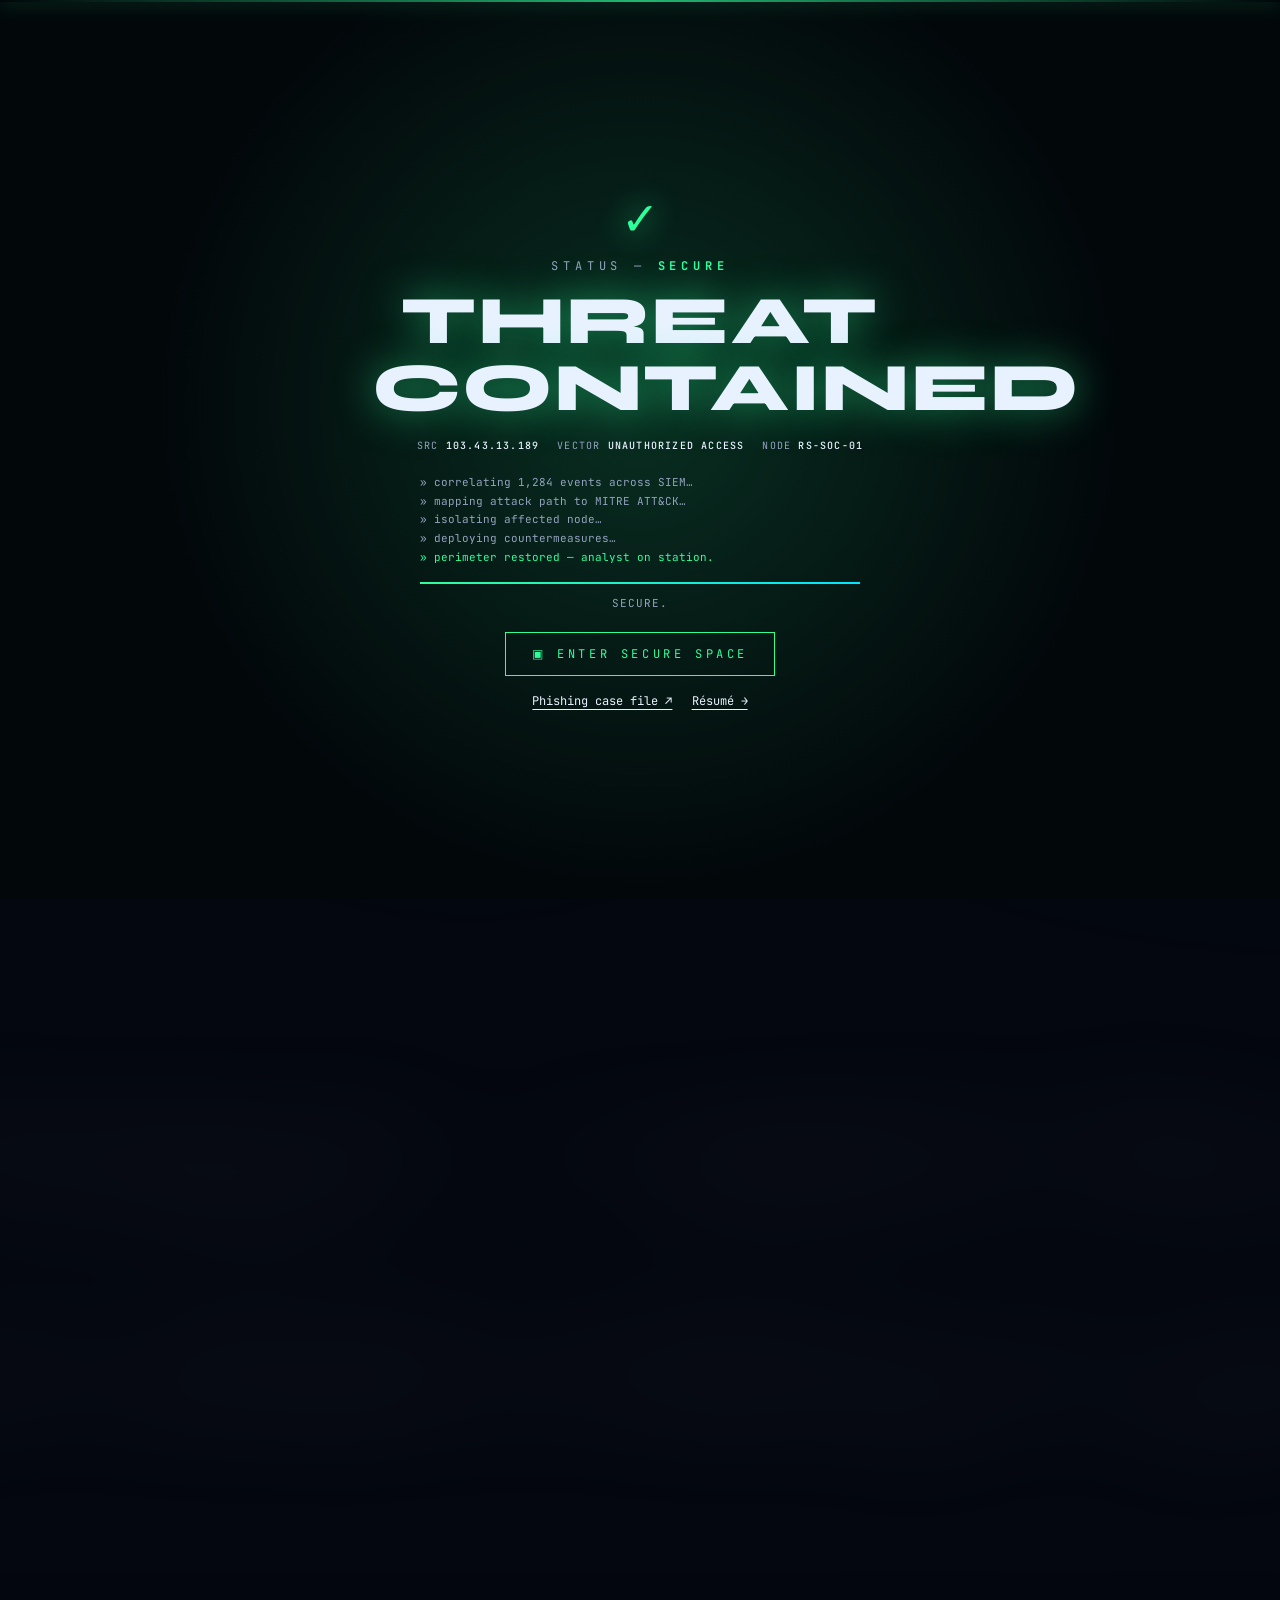
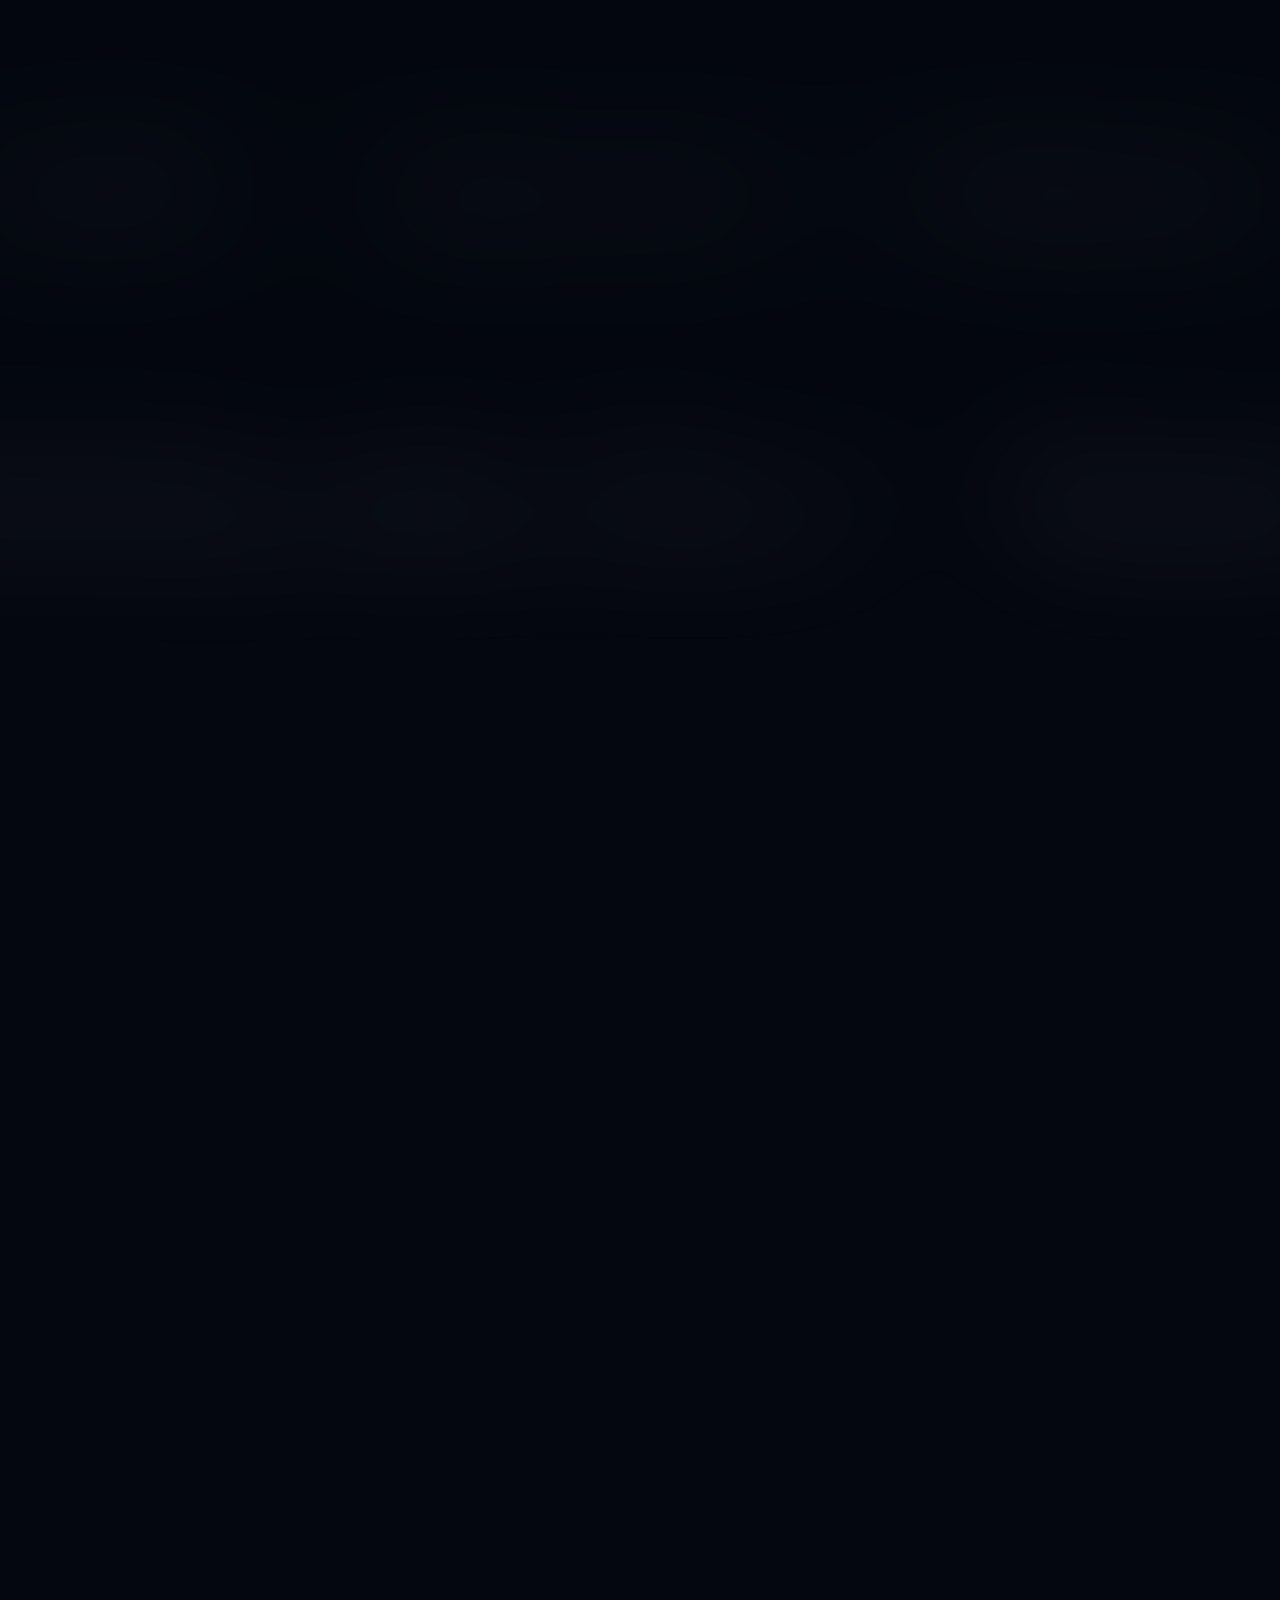
<file: index.html>
<!DOCTYPE html>
<html lang="en">
<head>
<meta charset="UTF-8"/>
<meta name="viewport" content="width=device-width,initial-scale=1.0"/>
<title>Ranvir Singh — SOC Analyst // 3D Portfolio</title>
<meta name="description" content="Ranvir Singh — Cybersecurity & SOC Analyst. CompTIA Security+. Mississauga, ON. A fully 3D interactive portfolio."/>
<link rel="preconnect" href="https://fonts.googleapis.com"/>
<link rel="preconnect" href="https://fonts.gstatic.com" crossorigin/>
<link href="https://fonts.googleapis.com/css2?family=Syne:wght@600;700;800&family=Space+Grotesk:wght@400;500;600&family=JetBrains+Mono:wght@400;500;700&display=swap" rel="stylesheet"/>
<link rel="stylesheet" href="style.css?v=6"/>
</head>
<body>
<noscript><meta http-equiv="refresh" content="0;url=overview.html"></noscript>

<!-- ============ LOADER ============ -->
<div id="loader">
  <!-- phase 1: critical breach alert -->
  <div class="breach" id="breach">
    <div class="breach-scan"></div>
    <div class="breach-core">
      <div class="breach-siren" id="breachSiren">▲</div>
      <div class="breach-level">THREAT LEVEL — <span>CRITICAL</span></div>
      <h1 class="breach-title" id="breachTitle"><span>BREACH</span><span>DETECTED</span></h1>
      <div class="breach-meta">
        <span>SRC <b id="bSrc">185.220.101.44</b></span>
        <span>VECTOR <b>UNAUTHORIZED ACCESS</b></span>
        <span>NODE <b>RS-SOC-01</b></span>
      </div>
      <div class="breach-log" id="breachLog"></div>
      <div class="loader-bar"><div class="loader-fill" id="loaderFill"></div></div>
      <div class="loader-status" id="loaderStatus">initializing containment…</div>
      <button class="breach-btn" id="breachBtn">▣ INITIATE CONTAINMENT</button>
      <nav class="quick-links" aria-label="Portfolio shortcuts"><a href="https://github.com/RanvirSinghSaini/job-scam-alert-apk-analysis#case-timeline">Phishing case file ↗</a><a href="overview.html#resume">Résumé →</a></nav>
    </div>
  </div>
</div>

<!-- ============ 3D WORLD ============ -->
<canvas id="world"></canvas>

<!-- ============ HUD FRAME ============ -->
<div class="hud">
  <span class="hud-corner tl"></span><span class="hud-corner tr"></span>
  <span class="hud-corner bl"></span><span class="hud-corner br"></span>
  <div class="hud-top">
    <span class="hud-id">RANVIR&nbsp;SINGH</span>
    <span class="hud-sep">//</span>
    <span class="hud-role">SOC&nbsp;ANALYST</span>
    <span class="hud-status" id="hudThreat"><i></i>LINK&nbsp;SECURE</span>
    <button class="hud-snd" id="sndBtn" aria-label="Toggle ambient sound">SND&nbsp;OFF</button>
    <button id="motBtn" aria-label="Toggle motion" style="display:none"></button>
  </div>
  <div class="hud-bottom">
    <span id="hudCoord">CAM 0.000 / 0.000 / 0.000</span>
    <span id="hudScore">THREATS NEUTRALIZED — 0</span>
    <span id="hudSection">SECTOR 01 — ENTRY</span>
  </div>
</div>

<!-- ============ NAV RAIL ============ -->
<nav class="rail" id="rail" aria-label="Sections">
  <button data-stop="0" class="active"><span>Entry</span></button>
  <button data-stop="1"><span>Operator</span></button>
  <button data-stop="2"><span>Threat&nbsp;Grid</span></button>
  <button data-stop="3"><span>Skills</span></button>
  <button data-stop="4"><span>Experience</span></button>
  <button data-stop="5"><span>Operations</span></button>
  <button data-stop="6"><span>Clearance</span></button>
  <button data-stop="7"><span>Uplink</span></button>
</nav>

<div class="scroll-hint" id="scrollHint"><span>SCROLL TO FLY</span><i></i></div>

<!-- ============ OVERLAYS ============ -->
<main id="overlays">

  <section class="ovl" data-stop="0" id="ovl-hero">
    <div class="fly-layer" id="heroFly">
    <p class="eyebrow">// MISSISSAUGA · ON · CANADA</p>
    <h1 class="hero-name"><span>RANVIR</span><span class="accent">SINGH</span></h1>
    <p class="hero-sub">Cybersecurity &amp; SOC Analyst — I watch the wire, triage the noise,<br class="bk"/> and hunt what's hiding in your logs.</p>
    <div class="hero-tags">
      <span>CompTIA Security+</span><span>SIEM · Splunk / QRadar</span><span>Incident Response</span>
    </div>
    <nav class="quick-links clickable" aria-label="Portfolio shortcuts"><a href="https://github.com/RanvirSinghSaini/job-scam-alert-apk-analysis#case-timeline">Phishing case file ↗</a><a href="overview.html#resume">Résumé →</a></nav>
    </div>
  </section>

  <section class="ovl ovl-left" data-stop="1" id="ovl-about">
    <p class="eyebrow">// SECTOR 02 — OPERATOR FILE</p>
    <h2>The analyst<br/>behind the glass.</h2>
    <p class="body">Junior SOC Analyst with a Postgraduate Certificate in Cybersecurity from Sault College — 4.0 GPA, President's Excellence Award. I build the things I monitor: detection rules, triage tooling, and a home lab that gets attacked on purpose.</p>
    <div class="stat-row">
      <div class="stat"><b>4.0</b><i>GPA · Sault College</i></div>
      <div class="stat"><b>SEC+</b><i>CompTIA certified</i></div>
      <div class="stat"><b>10</b><i>projects on the roadmap</i></div>
    </div>
  </section>

  <section class="ovl ovl-right" data-stop="2" id="ovl-threat">
    <p class="eyebrow">// SECTOR 03 — THREAT GRID</p>
    <h2>Global noise,<br/>local signal.</h2>
    <p class="body">Attack traffic is resolving into a Toronto SOC node. Drag the globe to scan — then <b>click the red packets to neutralize them</b> before they reach the perimeter.</p>
    <p class="mono-note" id="threatFeed">[ feed ] awaiting telemetry…</p>
  </section>

  <section class="ovl" data-stop="3" id="ovl-skills">
    <p class="eyebrow">// SECTOR 04 — CAPABILITY RING</p>
    <h2 class="center">You are now inside the skill ring.</h2>
    <p class="body center" id="skillsHint">Keep scrolling — the ring will deal each capability to you as a card. Click any card for the full readout.</p>
    <div class="skill-dots" id="skillDots"></div>
  </section>

  <section class="ovl ovl-left" data-stop="4" id="ovl-xp">
    <p class="eyebrow">// SECTOR 05 — FIELD LOG</p>
    <h2>Hours on<br/>the wire.</h2>
    <ul class="cred-list xp-list">
      <li><b>IT Support Technician Intern — Trios College Business, Technology &amp; Healthcare</b><i>May 2025 – Aug 2025 · Brampton, ON</i>
        <p>Resolved 15+ access and system issues weekly over chat and call at a 99% satisfaction rating. Handled IAM tickets — MFA failures, lockouts, login issues — in Microsoft Entra ID and Active Directory, closing 95% within SLA. Reviewed Windows Event Logs and endpoint issues, escalating 100% of critical security incidents, with every ticket documented in Jira Service Management.</p></li>
      <li><b>Independent SOC Lab — Ongoing</b><i>2025 – present · Mississauga, ON</i>
        <p>Designing a Windows telemetry lab with Splunk, documented detection scenarios, and a validation checklist.</p></li>
    </ul>
    <p class="mono-note" id="xpStats">[ queue ] live tickets are orbiting the helix — click one to resolve it. RESOLVED 0 · SLA 100%</p>
  </section>

  <section class="ovl" data-stop="5" id="ovl-projects">
    <p class="eyebrow center">// SECTOR 06 — LAB ROADMAP</p>
    <h2 class="center">Selected SOC projects.</h2>
    <p class="body center">Click a monolith to open its case file.</p>
  </section>

  <section class="ovl ovl-left" data-stop="6" id="ovl-certs">
    <p class="eyebrow">// SECTOR 07 — CLEARANCE</p>
    <h2>Credentials,<br/>field-tested.</h2>
    <ul class="cred-list">
      <li><b>CompTIA Security+</b><i>Threats, architecture, operations, governance</i></li>
      <li><b>PG Cert. Cybersecurity — Sault College of Applied Arts and Technology</b><i>Jan 2024 – Aug 2025 · 4.0/4.0 GPA · President's Excellence Award</i></li>
      <li><b>Bachelor of Computer Applications — Punjabi University Patiala</b><i>May 2019 – May 2022</i></li>
      <li><b>Home SOC Lab</b><i>Kali ↔ Windows targets ↔ Splunk, attacked weekly</i></li>
    </ul>
  </section>

  <section class="ovl" data-stop="7" id="ovl-contact">
    <div class="uplink-wrap">
    <p class="eyebrow center">// SECTOR 08 — UPLINK</p>
    <h2 class="center">Open a channel.</h2>
    <div class="incident" id="incident">
      <div class="inc-head">// INCIDENT REPORT — <span id="incId">VISIT-0000</span><span class="inc-status" id="incStatus">ACTIVE</span></div>
      <div class="inc-grid">
        <div>SECTORS TRAVERSED<b id="incSect">1/8</b></div>
        <div>THREATS NEUTRALIZED<b id="incKills">0</b></div>
        <div>CAPABILITIES REVIEWED<b id="incSkills">0/14</b></div>
        <div>TIME ON THE WIRE<b id="incTime">0:00</b></div>
      </div>
      <button id="closeBtn">▣ CLOSE INCIDENT</button>
      <div class="inc-cta" id="incCta">
        <p>Your incident is sealed — but the real ones never stop.</p>
        <b>Bring me in to triage and close your company's threats.</b>
      </div>
    </div>
    <div class="term" id="term">
      <div class="term-head"><span></span><span></span><span></span><b>ranvir@soc:~</b></div>
      <div class="term-body" id="termBody"></div>
      <div class="term-input"><span class="prompt">$</span><input id="termInput" type="text" autocomplete="off" spellcheck="false" placeholder="type 'help'"/></div>
    </div>
    <div class="contact-row">
      <a class="contact-card" href="https://github.com/RanvirSinghSaini" target="_blank" rel="noopener">
        <span class="cc-ico">⌥</span><span class="cc-label">GITHUB</span><span class="cc-sub">/RanvirSinghSaini</span><i class="cc-arrow">↗</i></a>
      <a class="contact-card" href="https://www.linkedin.com/in/ranvir-singh-saini" target="_blank" rel="noopener">
        <span class="cc-ico">in</span><span class="cc-label">LINKEDIN</span><span class="cc-sub">connect</span><i class="cc-arrow">↗</i></a>
      <a class="contact-card" href="mailto:ranvirsingh0064@gmail.com">
        <span class="cc-ico">@</span><span class="cc-label">EMAIL</span><span class="cc-sub">say hello</span><i class="cc-arrow">↗</i></a>
    </div>
    </div>
  </section>

</main>

<!-- closure stamp -->
<div id="stamp"><span>INCIDENT CLOSED</span><i>NO FURTHER ACTION REQUIRED · CASE FILE SEALED</i></div>

<!-- ============ PROJECT MODAL ============ -->
<div class="modal" id="modal" aria-hidden="true">
  <div class="modal-card">
    <button class="modal-x" id="modalX" aria-label="Close">✕</button>
    <p class="eyebrow" id="mTag">// CASE FILE</p>
    <h3 id="mTitle">Project</h3>
    <p class="body" id="mDesc"></p>
    <div class="m-stack" id="mStack"></div>
    <a class="m-link" id="statusLink" href="projects-underway.html">VIEW BUILD STATUS →</a>
    <a class="m-link" id="mLink" href="#" target="_blank" rel="noopener">OPEN REPOSITORY ↗</a>
  </div>
</div>

<div id="toast"><b id="toastTitle">ACHIEVEMENT</b><span id="toastBody"></span></div>

<!-- scroll length driver -->
<div id="track"></div>

<!-- 3D engine: local lib/ first (works offline), CDN fallback if missing -->
<script src="lib/three.min.js"></script>
<script>window.THREE||document.write('<script src="https://cdnjs.cloudflare.com/ajax/libs/three.js/r128/three.min.js"><\/script>')</script>
<script src="lib/CopyShader.js"></script>
<script>(window.THREE&&THREE.CopyShader)||document.write('<script src="https://cdn.jsdelivr.net/npm/three@0.128.0/examples/js/shaders/CopyShader.js"><\/script>')</script>
<script src="lib/LuminosityHighPassShader.js"></script>
<script>(window.THREE&&THREE.LuminosityHighPassShader)||document.write('<script src="https://cdn.jsdelivr.net/npm/three@0.128.0/examples/js/shaders/LuminosityHighPassShader.js"><\/script>')</script>
<script src="lib/EffectComposer.js"></script>
<script>(window.THREE&&THREE.EffectComposer)||document.write('<script src="https://cdn.jsdelivr.net/npm/three@0.128.0/examples/js/postprocessing/EffectComposer.js"><\/script>')</script>
<script src="lib/RenderPass.js"></script>
<script>(window.THREE&&THREE.RenderPass)||document.write('<script src="https://cdn.jsdelivr.net/npm/three@0.128.0/examples/js/postprocessing/RenderPass.js"><\/script>')</script>
<script src="lib/ShaderPass.js"></script>
<script>(window.THREE&&THREE.ShaderPass)||document.write('<script src="https://cdn.jsdelivr.net/npm/three@0.128.0/examples/js/postprocessing/ShaderPass.js"><\/script>')</script>
<script src="lib/UnrealBloomPass.js"></script>
<script>(window.THREE&&THREE.UnrealBloomPass)||document.write('<script src="https://cdn.jsdelivr.net/npm/three@0.128.0/examples/js/postprocessing/UnrealBloomPass.js"><\/script>')</script>
<script src="script.js?v=5"></script>
<script>
window.addEventListener("load", function () {
  setTimeout(function () {
    if (!window.__RS_BOOTED || !(window.__RS_FRAMES > 0)) location.replace("overview.html");
  }, 5000);
});
</script>
</body>
</html>
</file>
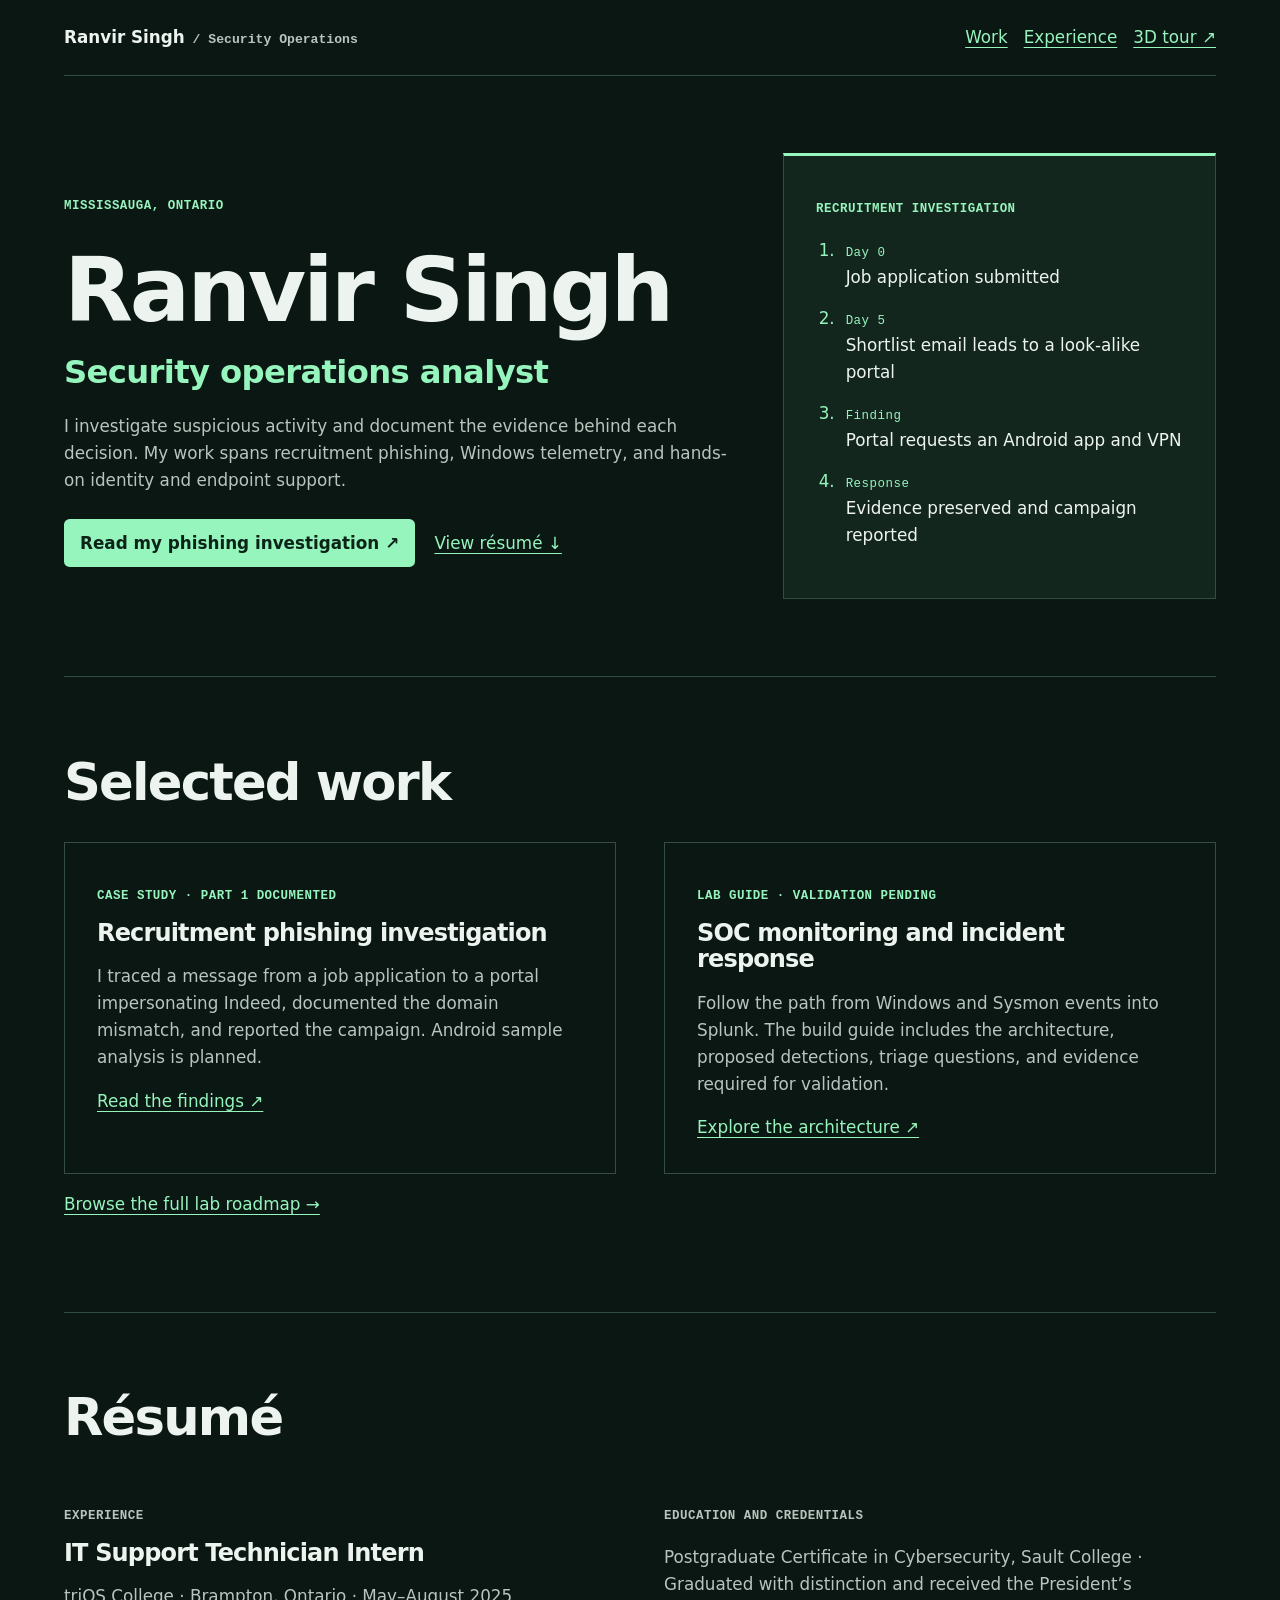
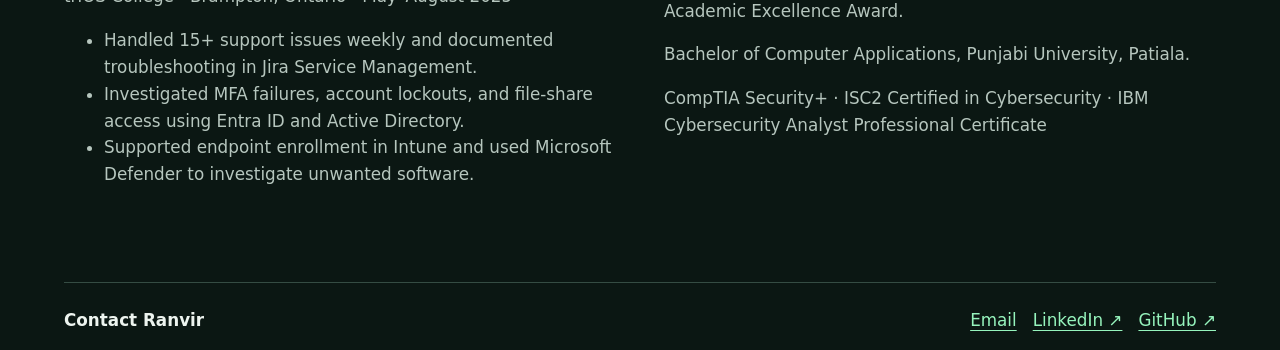
<file: overview.html>
<!doctype html>
<html lang="en">
<head>
  <meta charset="utf-8">
  <meta name="viewport" content="width=device-width,initial-scale=1">
  <meta name="description" content="Ranvir Singh's security operations portfolio. Explore a recruitment fraud investigation, Windows monitoring lab, and identity and endpoint support experience.">
  <meta property="og:title" content="Ranvir Singh | Security Operations">
  <meta property="og:description" content="Recruitment fraud investigation, Windows telemetry, and IT support experience in Ontario.">
  <title>Ranvir Singh | Security Operations</title>
  <link rel="stylesheet" href="portfolio.css">
</head>
<body>
<a class="skip" href="#main">Skip to content</a>
<header><a class="signature" href="./">Ranvir Singh<span> / Security Operations</span></a>
<nav aria-label="Main navigation"><a href="#work">Work</a><a href="#experience">Experience</a><a href="index.html">3D tour ↗</a></nav></header>
<main id="main">
  <section class="hero" aria-labelledby="intro">
    <div><p class="kicker">Mississauga, Ontario</p><h1 id="intro">Ranvir Singh<span>Security operations analyst</span></h1>
    <p class="lead">I investigate suspicious activity and document the evidence behind each decision. My work spans recruitment phishing, Windows telemetry, and hands-on identity and endpoint support.</p>
    <div class="actions"><a class="button" href="https://github.com/RanvirSinghSaini/job-scam-alert-apk-analysis#case-timeline">Read my phishing investigation ↗</a><a href="#resume">View résumé ↓</a></div></div>
    <aside aria-label="Recruitment investigation timeline"><p class="kicker">Recruitment investigation</p><ol>
      <li><small>Day 0</small>Job application submitted</li>
      <li><small>Day 5</small>Shortlist email leads to a look-alike portal</li>
      <li><small>Finding</small>Portal requests an Android app and VPN</li>
      <li><small>Response</small>Evidence preserved and campaign reported</li>
    </ol></aside>
  </section>
  <section id="work"><h2>Selected work</h2><div class="cards">
    <article><p class="kicker">Case study · Part 1 documented</p><h3>Recruitment phishing investigation</h3><p>I traced a message from a job application to a portal impersonating Indeed, documented the domain mismatch, and reported the campaign. Android sample analysis is planned.</p><a href="https://github.com/RanvirSinghSaini/job-scam-alert-apk-analysis#part-1-findings">Read the findings ↗</a></article>
    <article><p class="kicker">Lab guide · Validation pending</p><h3>SOC monitoring and incident response</h3><p>Follow the path from Windows and Sysmon events into Splunk. The build guide includes the architecture, proposed detections, triage questions, and evidence required for validation.</p><a href="https://github.com/RanvirSinghSaini/soc-monitoring-incident-response#architecture">Explore the architecture ↗</a></article>
  </div><p><a href="projects-underway.html">Browse the full lab roadmap →</a></p></section>
  <section id="resume"><h2>Résumé</h2>
    <div id="experience"><p class="kicker">Experience</p><h3>IT Support Technician Intern</h3><p>triOS College · Brampton, Ontario · May–August 2025</p>
    <ul><li>Handled 15+ support issues weekly and documented troubleshooting in Jira Service Management.</li><li>Investigated MFA failures, account lockouts, and file-share access using Entra ID and Active Directory.</li><li>Supported endpoint enrollment in Intune and used Microsoft Defender to investigate unwanted software.</li></ul></div>
    <div><p class="kicker">Education and credentials</p><p>Postgraduate Certificate in Cybersecurity, Sault College · Graduated with distinction and received the President’s Academic Excellence Award.</p><p>Bachelor of Computer Applications, Punjabi University, Patiala.</p><p>CompTIA Security+ · ISC2 Certified in Cybersecurity · IBM Cybersecurity Analyst Professional Certificate</p></div>
  </section>
</main>
<footer><strong>Contact Ranvir</strong><nav aria-label="Contact"><a href="mailto:ranvirsingh0064@gmail.com">Email</a><a href="https://www.linkedin.com/in/ranvir-singh-saini">LinkedIn ↗</a><a href="https://github.com/RanvirSinghSaini">GitHub ↗</a></nav></footer>
</body></html>
</file>
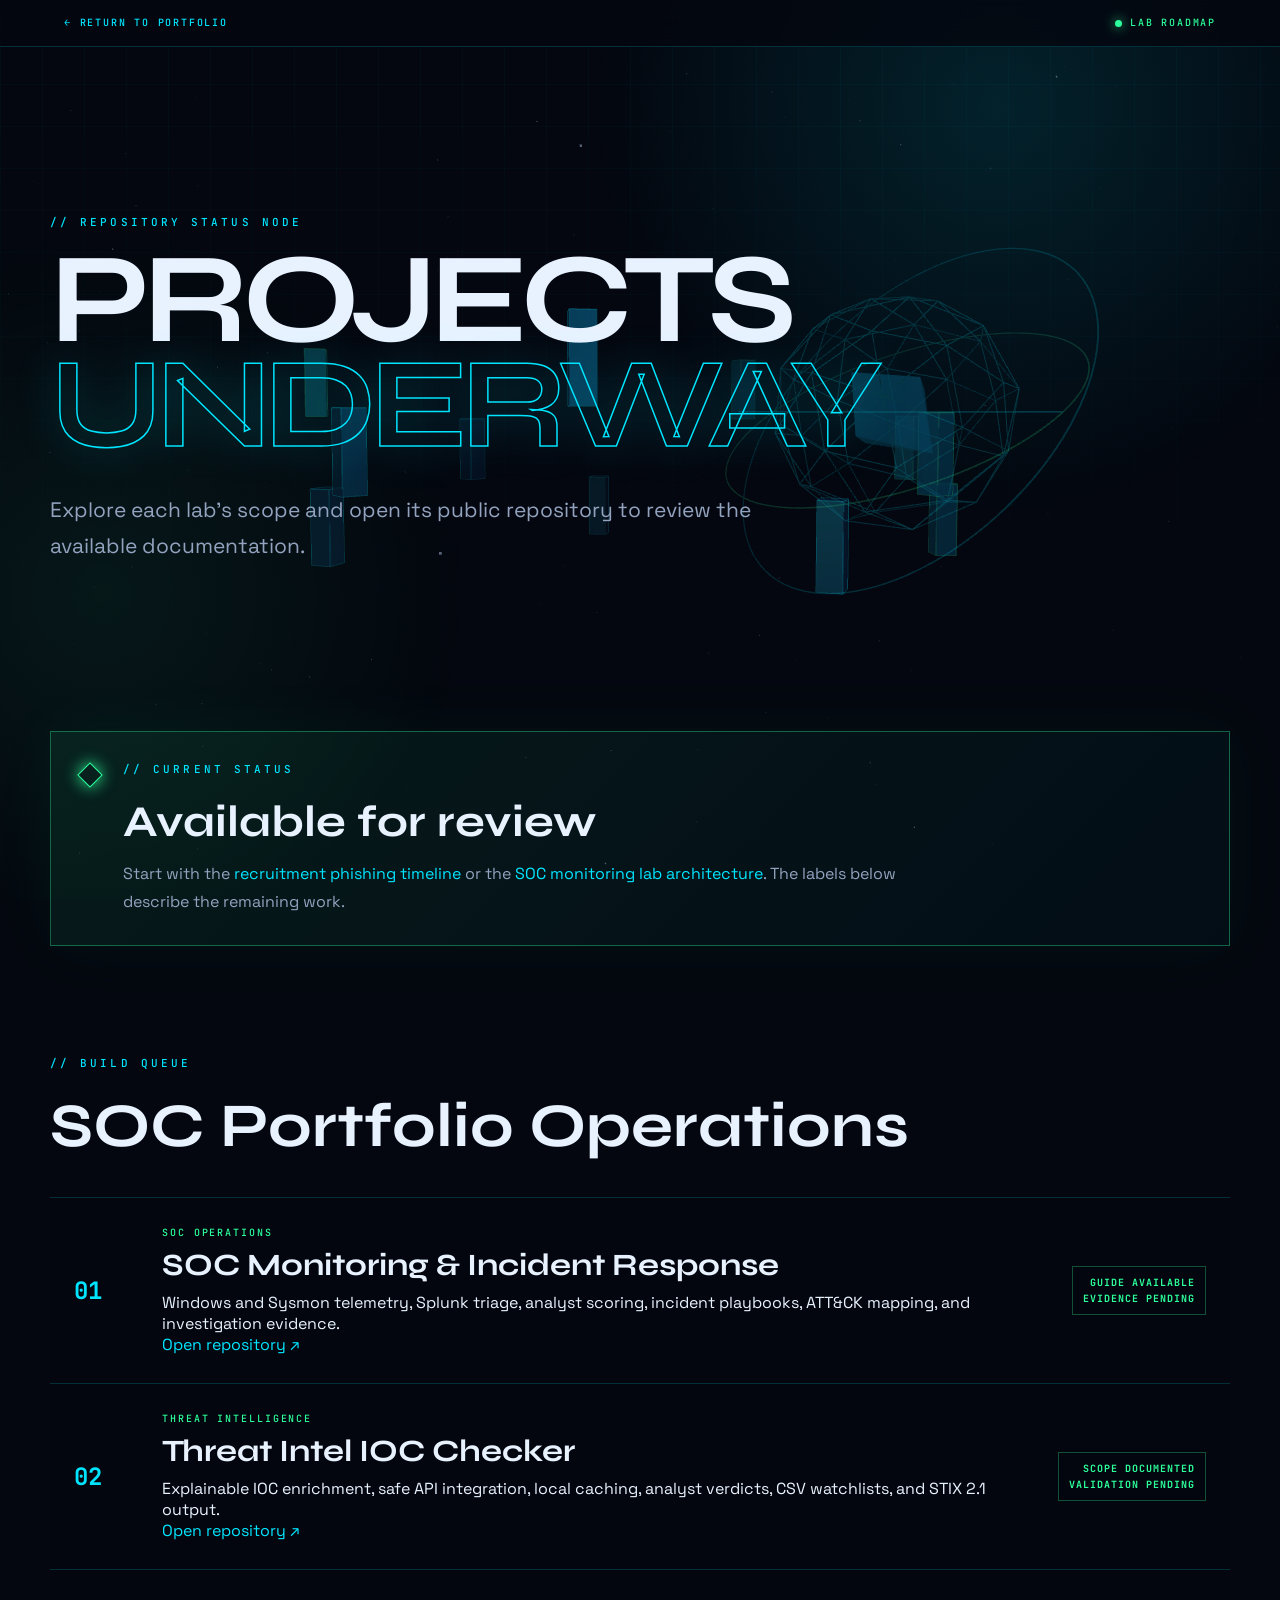
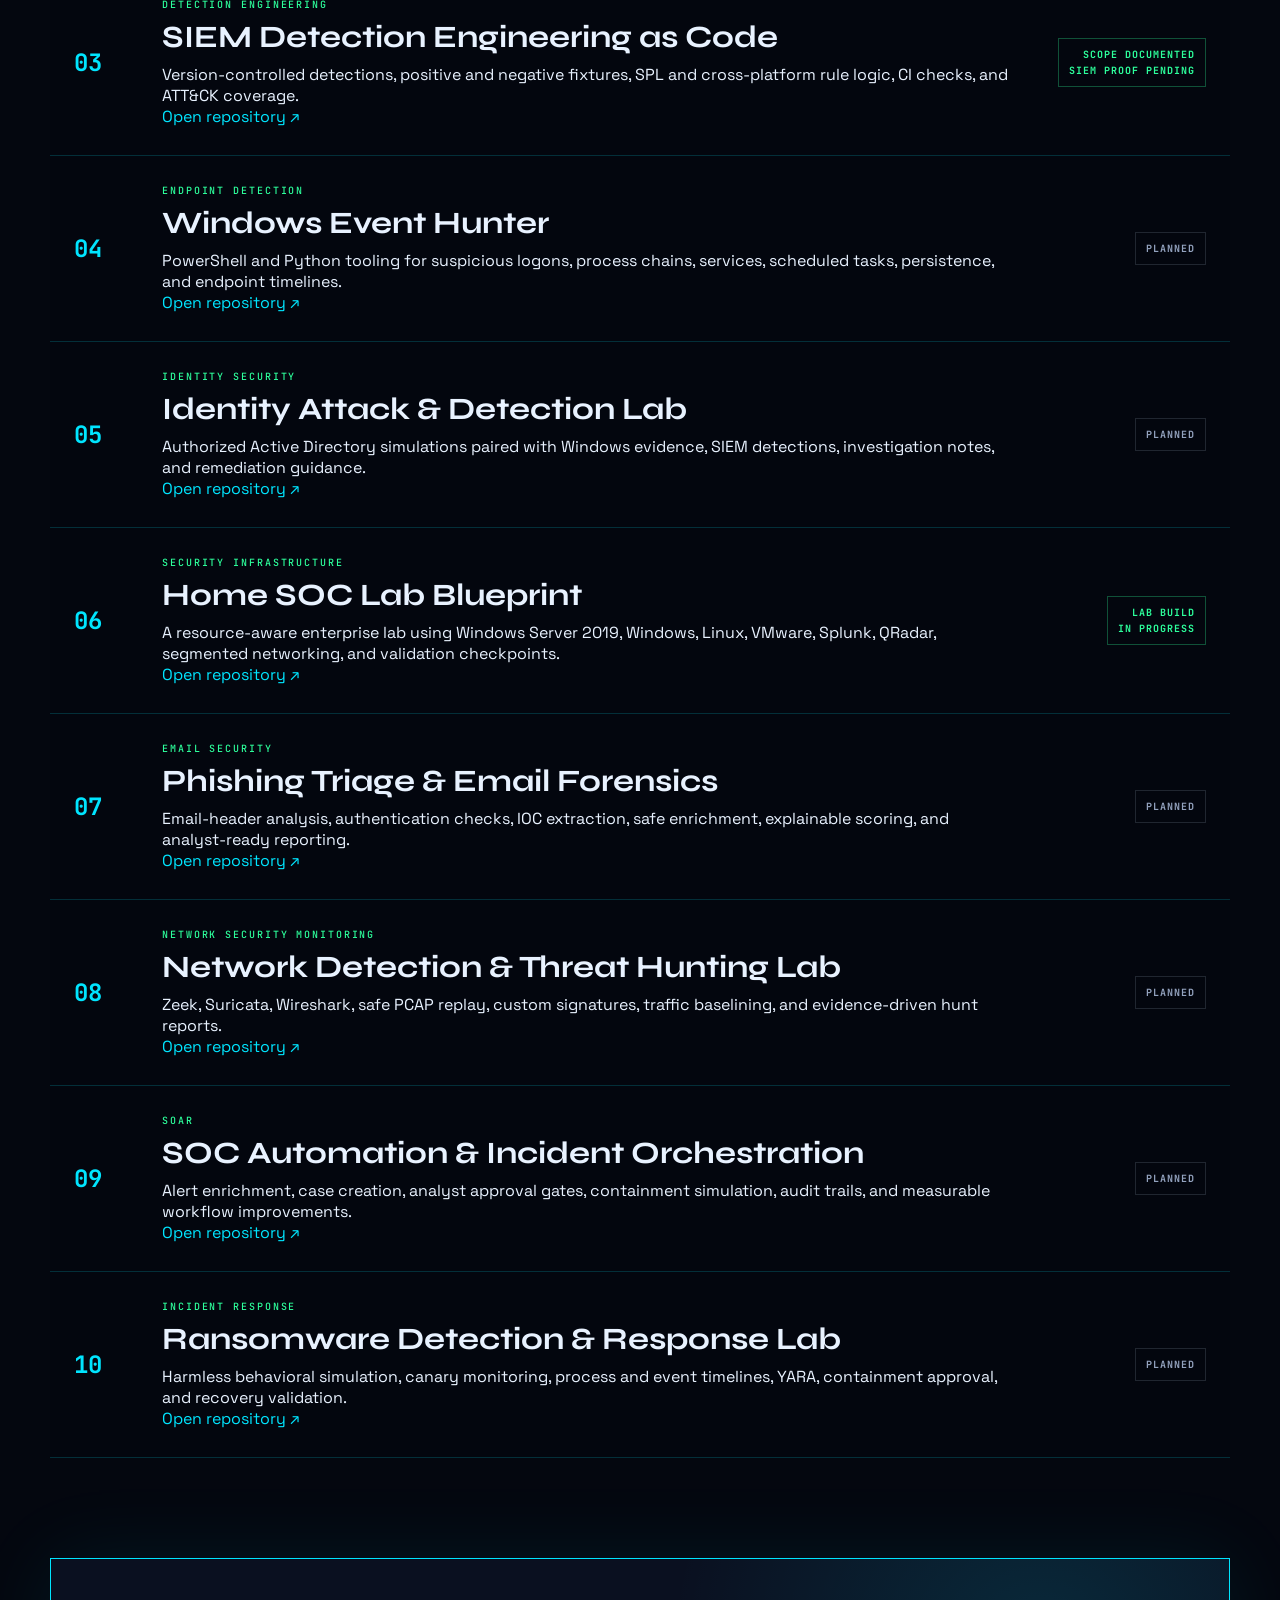
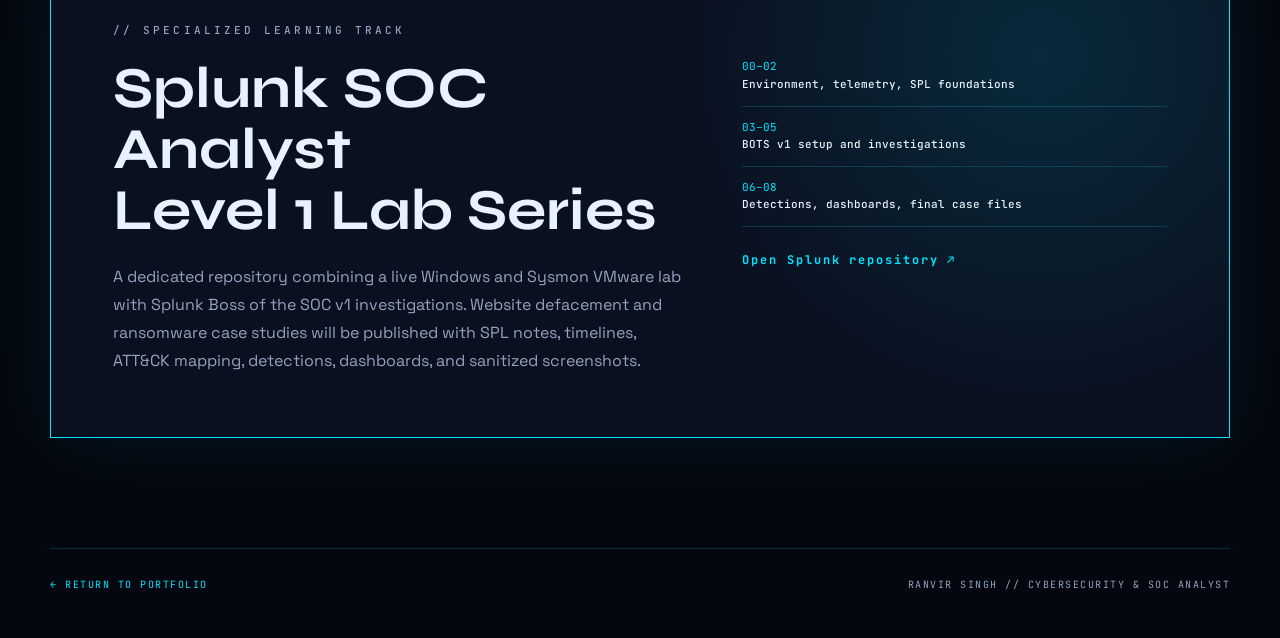
<file: projects-underway.html>
<!DOCTYPE html>
<html lang="en">
<head>
  <meta charset="UTF-8" />
  <meta name="viewport" content="width=device-width, initial-scale=1.0" />
  <title>Projects Underway — Ranvir Singh</title>
  <meta name="description" content="Build status for Ranvir Singh's cybersecurity and SOC portfolio repositories." />
  <link rel="preconnect" href="https://fonts.googleapis.com" />
  <link rel="preconnect" href="https://fonts.gstatic.com" crossorigin />
  <link href="https://fonts.googleapis.com/css2?family=Syne:wght@600;700;800&family=Space+Grotesk:wght@400;500;600&family=JetBrains+Mono:wght@400;500;700&display=swap" rel="stylesheet" />
  <link rel="stylesheet" href="projects-underway.css" />
</head>
<body>
  <canvas id="status-world" aria-hidden="true"></canvas>
  <div class="grid" aria-hidden="true"></div>
  <header class="hud">
    <a class="back" href="index.html">← RETURN TO PORTFOLIO</a>
    <span class="secure"><i></i> LAB ROADMAP</span>
  </header>

  <main>
    <section class="hero">
      <p class="eyebrow">// REPOSITORY STATUS NODE</p>
      <h1>PROJECTS<br /><span>UNDERWAY</span></h1>
      <p class="lead">Explore each lab’s scope and open its public repository to review the available documentation.</p>

    </section>

    <section class="notice" aria-label="Current repository status">
      <div class="pulse"></div>
      <div>
        <p class="eyebrow">// CURRENT STATUS</p>
        <h2>Available for review</h2>
        <p>Start with the <a href="https://github.com/RanvirSinghSaini/job-scam-alert-apk-analysis#case-timeline">recruitment phishing timeline</a> or the <a href="https://github.com/RanvirSinghSaini/soc-monitoring-incident-response#architecture">SOC monitoring lab architecture</a>. The labels below describe the remaining work.</p>
      </div>
    </section>

    <section class="projects" aria-labelledby="projects-heading">
      <div class="section-head">
        <p class="eyebrow">// BUILD QUEUE</p>
        <h2 id="projects-heading">SOC Portfolio Operations</h2>
      </div>

      <article id="soc-monitoring-incident-response" class="project active">
        <span class="number">01</span><div><p class="type">SOC OPERATIONS</p><h3>SOC Monitoring &amp; Incident Response</h3><p>Windows and Sysmon telemetry, Splunk triage, analyst scoring, incident playbooks, ATT&amp;CK mapping, and investigation evidence.</p><a href="https://github.com/RanvirSinghSaini/soc-monitoring-incident-response">Open repository ↗</a></div><span class="state">GUIDE AVAILABLE<br />EVIDENCE PENDING</span>
      </article>
      <article id="threat-intel-ioc-checker" class="project active">
        <span class="number">02</span><div><p class="type">THREAT INTELLIGENCE</p><h3>Threat Intel IOC Checker</h3><p>Explainable IOC enrichment, safe API integration, local caching, analyst verdicts, CSV watchlists, and STIX 2.1 output.</p><a href="https://github.com/RanvirSinghSaini/threat-intel-ioc-checker">Open repository ↗</a></div><span class="state">SCOPE DOCUMENTED<br />VALIDATION PENDING</span>
      </article>
      <article id="siem-detection-engineering" class="project active">
        <span class="number">03</span><div><p class="type">DETECTION ENGINEERING</p><h3>SIEM Detection Engineering as Code</h3><p>Version-controlled detections, positive and negative fixtures, SPL and cross-platform rule logic, CI checks, and ATT&amp;CK coverage.</p><a href="https://github.com/RanvirSinghSaini/siem-detection-engineering">Open repository ↗</a></div><span class="state">SCOPE DOCUMENTED<br />SIEM PROOF PENDING</span>
      </article>
      <article id="windows-event-hunter" class="project">
        <span class="number">04</span><div><p class="type">ENDPOINT DETECTION</p><h3>Windows Event Hunter</h3><p>PowerShell and Python tooling for suspicious logons, process chains, services, scheduled tasks, persistence, and endpoint timelines.</p><a href="https://github.com/RanvirSinghSaini/windows-event-hunter">Open repository ↗</a></div><span class="state">PLANNED</span>
      </article>
      <article id="identity-attack-detection-lab" class="project">
        <span class="number">05</span><div><p class="type">IDENTITY SECURITY</p><h3>Identity Attack &amp; Detection Lab</h3><p>Authorized Active Directory simulations paired with Windows evidence, SIEM detections, investigation notes, and remediation guidance.</p><a href="https://github.com/RanvirSinghSaini/identity-attack-detection-lab">Open repository ↗</a></div><span class="state">PLANNED</span>
      </article>
      <article id="home-soc-lab-blueprint" class="project active">
        <span class="number">06</span><div><p class="type">SECURITY INFRASTRUCTURE</p><h3>Home SOC Lab Blueprint</h3><p>A resource-aware enterprise lab using Windows Server 2019, Windows, Linux, VMware, Splunk, QRadar, segmented networking, and validation checkpoints.</p><a href="https://github.com/RanvirSinghSaini/home-soc-lab-blueprint">Open repository ↗</a></div><span class="state">LAB BUILD<br />IN PROGRESS</span>
      </article>
      <article id="phishing-triage-email-forensics" class="project">
        <span class="number">07</span><div><p class="type">EMAIL SECURITY</p><h3>Phishing Triage &amp; Email Forensics</h3><p>Email-header analysis, authentication checks, IOC extraction, safe enrichment, explainable scoring, and analyst-ready reporting.</p><a href="https://github.com/RanvirSinghSaini/phishing-triage-email-forensics">Open repository ↗</a></div><span class="state">PLANNED</span>
      </article>
      <article id="network-detection-threat-hunting-lab" class="project">
        <span class="number">08</span><div><p class="type">NETWORK SECURITY MONITORING</p><h3>Network Detection &amp; Threat Hunting Lab</h3><p>Zeek, Suricata, Wireshark, safe PCAP replay, custom signatures, traffic baselining, and evidence-driven hunt reports.</p><a href="https://github.com/RanvirSinghSaini/network-detection-threat-hunting-lab">Open repository ↗</a></div><span class="state">PLANNED</span>
      </article>
      <article id="soc-automation-incident-orchestration" class="project">
        <span class="number">09</span><div><p class="type">SOAR</p><h3>SOC Automation &amp; Incident Orchestration</h3><p>Alert enrichment, case creation, analyst approval gates, containment simulation, audit trails, and measurable workflow improvements.</p><a href="https://github.com/RanvirSinghSaini/soc-automation-incident-orchestration">Open repository ↗</a></div><span class="state">PLANNED</span>
      </article>
      <article id="ransomware-detection-response-lab" class="project">
        <span class="number">10</span><div><p class="type">INCIDENT RESPONSE</p><h3>Ransomware Detection &amp; Response Lab</h3><p>Harmless behavioral simulation, canary monitoring, process and event timelines, YARA, containment approval, and recovery validation.</p><a href="https://github.com/RanvirSinghSaini/ransomware-detection-response-lab">Open repository ↗</a></div><span class="state">PLANNED</span>
      </article>
    </section>

    <section class="splunk" id="splunk-soc-analyst-level-1">
      <p class="eyebrow">// SPECIALIZED LEARNING TRACK</p>
      <div class="splunk-grid">
        <div>
          <h2>Splunk SOC Analyst<br />Level 1 Lab Series</h2>
          <p>A dedicated repository combining a live Windows and Sysmon VMware lab with Splunk Boss of the SOC v1 investigations. Website defacement and ransomware case studies will be published with SPL notes, timelines, ATT&amp;CK mapping, detections, dashboards, and sanitized screenshots.</p>
        </div>
        <div class="phase-list">
          <span>00–02 <b>Environment, telemetry, SPL foundations</b></span>
          <span>03–05 <b>BOTS v1 setup and investigations</b></span>
          <span>06–08 <b>Detections, dashboards, final case files</b></span>
          <strong><a href="https://github.com/RanvirSinghSaini/splunk-soc-analyst-level-1">Open Splunk repository ↗</a></strong>
        </div>
      </div>
    </section>

    <footer>
      <a href="index.html">← RETURN TO PORTFOLIO</a>
      <span>RANVIR SINGH // CYBERSECURITY &amp; SOC ANALYST</span>
    </footer>
  </main>
  <script src="lib/three.min.js"></script>
  <script src="projects-underway.js"></script>
</body>
</html>
</file>
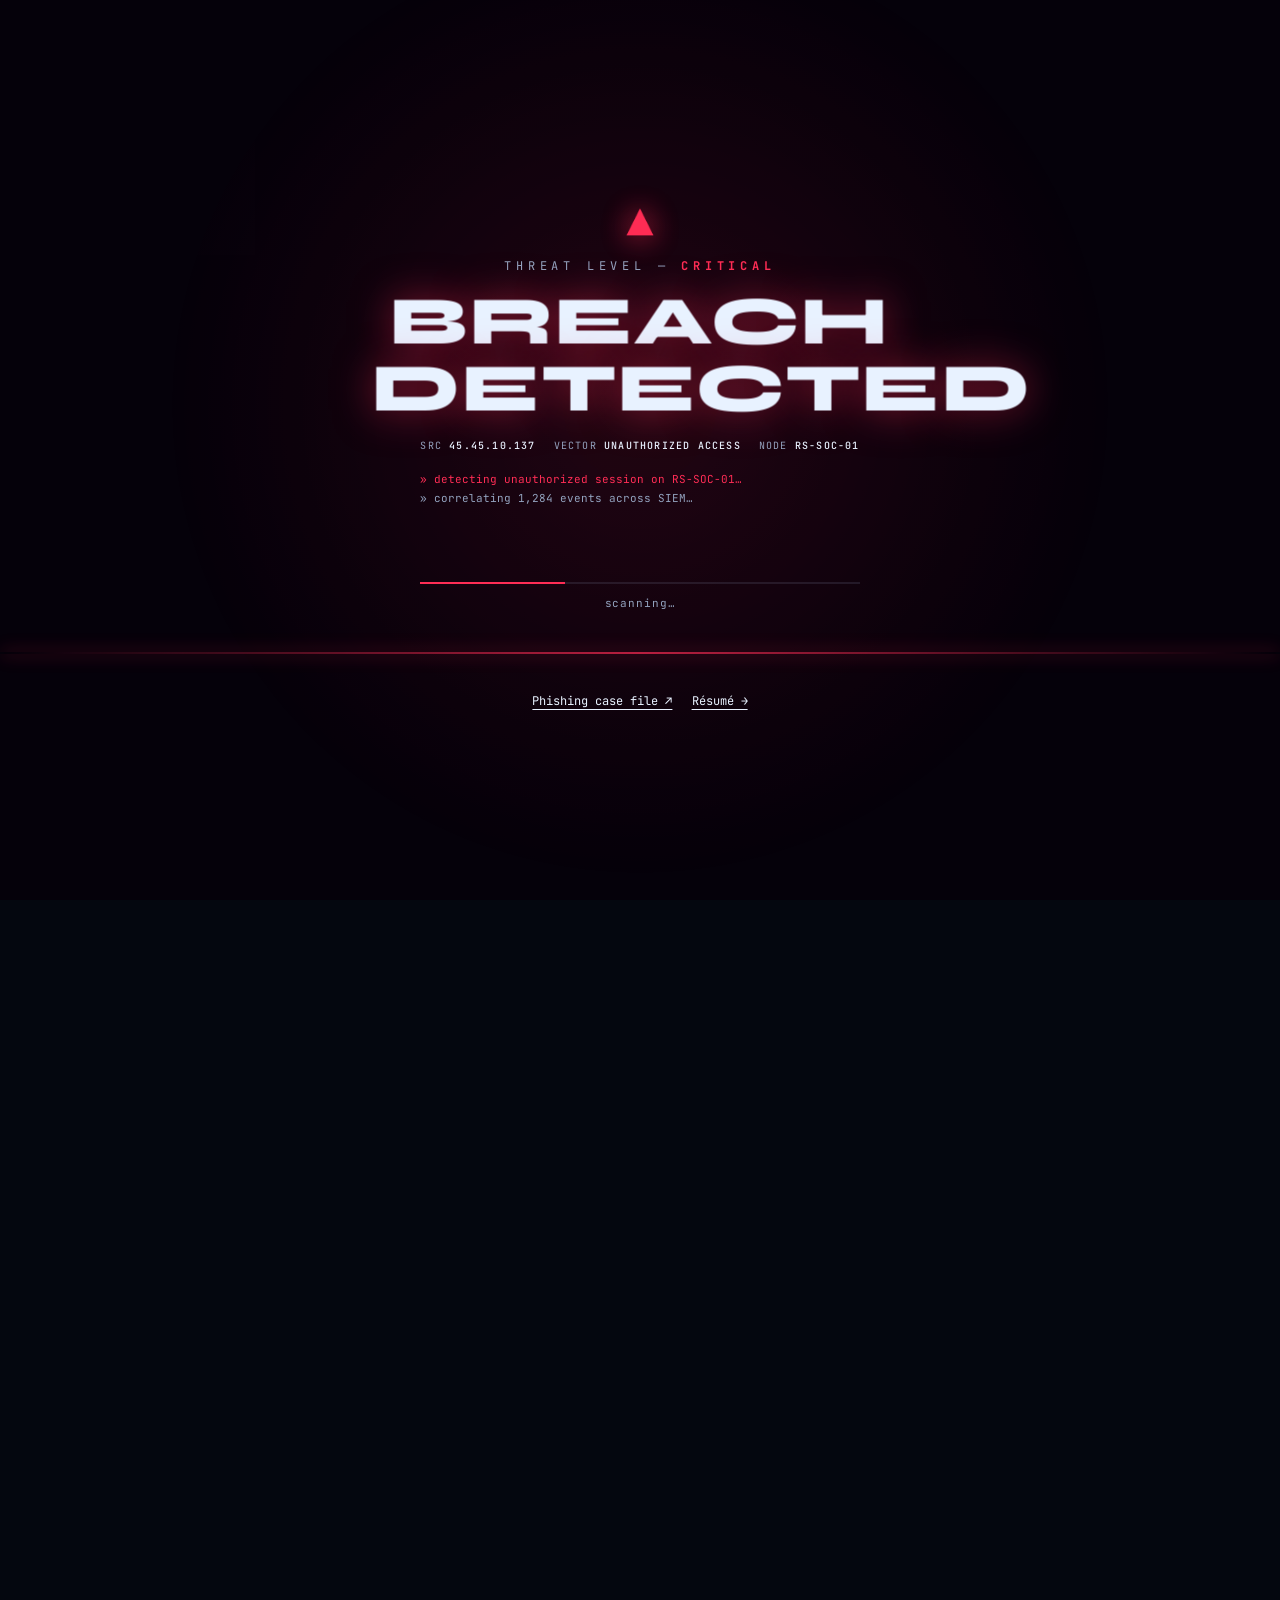
<file: tour.html>
<!doctype html>
<html lang="en"><head><meta charset="utf-8"><title>Ranvir Singh | 3D SOC portfolio</title>
<meta http-equiv="refresh" content="0;url=./index.html"></head>
<body><a href="./index.html">Enter the 3D portfolio</a></body></html>
</file>
<file: style.css>
/* ============ TOKENS ============ */
:root{
  --void:#04070f;
  --ink:#0a1020;
  --cyan:#00e5ff;
  --red:#ff2d55;
  --green:#2dff9c;
  --slate:#93a3bf;
  --ice:#e8f2ff;
  --line:rgba(0,229,255,.18);
  --disp:'Syne',sans-serif;
  --body:'Space Grotesk',sans-serif;
  --mono:'JetBrains Mono',monospace;
}
*{margin:0;padding:0;box-sizing:border-box}
html{scroll-behavior:auto}
body{
  background:var(--void);color:var(--ice);font-family:var(--body);
  overflow-x:hidden;cursor:crosshair;
}
::selection{background:var(--cyan);color:var(--void)}
a{color:var(--cyan)}
button{cursor:pointer;font-family:inherit}

/* scroll driver — gives the page its length */
#track{height:1900vh;pointer-events:none}

/* ============ CANVAS ============ */
#world{position:fixed;inset:0;width:100vw;height:100vh;display:block;z-index:0}

/* ============ LOADER ============ */
#loader{position:fixed;inset:0;z-index:100;background:#05010a;
  display:flex;align-items:center;justify-content:center;
  transition:opacity .8s ease,visibility .8s;
  perspective:900px}
#loader.done{opacity:0;visibility:hidden}
#loader.secured{background:#02070a}
/* fly-through: the breach panel rushes toward and past the camera */
#loader.warp{background:transparent;transition:background .9s ease}
#loader.warp .breach{
  animation:flythrough .9s cubic-bezier(.55,.06,.78,.19) forwards}
#loader.warp .breach-scan,#loader.warp .breach::before{opacity:0;transition:opacity .3s}
@media (prefers-reduced-motion:reduce){
  #loader.warp .breach{animation:none;opacity:0;transition:opacity .5s}
}
@keyframes flythrough{
  0%  {transform:scale(1)        translateZ(0);    filter:blur(0);    opacity:1}
  55% {transform:scale(2.6)      translateZ(140px); filter:blur(1px);  opacity:1}
  100%{transform:scale(9)        translateZ(500px); filter:blur(14px); opacity:0}
}

/* red alert wash + scanning bar */
.breach{position:relative;width:min(560px,90vw);text-align:center;
  --alert:var(--red)}
#loader.secured .breach{--alert:var(--green)}
.breach::before{content:"";position:fixed;inset:0;z-index:-1;
  background:radial-gradient(circle at 50% 45%, rgba(255,45,85,.16), transparent 60%);
  animation:breathe 1.4s ease-in-out infinite}
#loader.secured .breach::before{background:radial-gradient(circle at 50% 45%, rgba(45,255,156,.16), transparent 60%);animation:none}
@keyframes breathe{50%{opacity:.4}}
.breach-scan{position:fixed;left:0;right:0;height:2px;top:0;
  background:linear-gradient(90deg,transparent,var(--alert),transparent);
  box-shadow:0 0 18px var(--alert);animation:scanline 2.6s linear infinite;opacity:.7}
@keyframes scanline{0%{top:0}100%{top:100%}}

.breach-core{position:relative}
.breach-siren{font-size:46px;color:var(--alert);text-shadow:0 0 30px var(--alert);
  animation:sirenpulse .9s ease-in-out infinite;margin-bottom:10px}
@keyframes sirenpulse{0%,100%{transform:scale(1);opacity:1}50%{transform:scale(1.18);opacity:.55}}
.breach-level{font-family:var(--mono);font-size:12px;letter-spacing:.4em;color:var(--slate);margin-bottom:14px}
.breach-level span{color:var(--alert);font-weight:700}
.breach-title{font-family:var(--disp);font-weight:800;font-size:clamp(40px,7vw,68px);
  letter-spacing:.02em;color:var(--ice);line-height:.98;max-width:100%;padding:0 12px;
  text-shadow:0 0 40px rgba(255,45,85,.5);animation:glitch .12s steps(2) infinite}
.breach-title span{display:block}
@media (max-width:560px){ .breach-title{font-size:clamp(30px,9vw,46px)} }
#loader.secured .breach-title{text-shadow:0 0 40px rgba(45,255,156,.5);animation:none}
@keyframes glitch{0%{transform:translate(0)}50%{transform:translate(-1px,1px)}100%{transform:translate(1px,-1px)}}
.breach-meta{display:flex;gap:18px;justify-content:center;flex-wrap:wrap;margin:18px 0;
  font-family:var(--mono);font-size:10px;letter-spacing:.12em;color:var(--slate)}
.breach-meta b{color:var(--ice);font-weight:500}
.breach-log{font-family:var(--mono);font-size:11px;line-height:1.7;text-align:left;
  height:96px;overflow:hidden;margin:0 auto 16px;max-width:440px;color:var(--slate)}
.breach-log .hit{color:var(--alert)} .breach-log .ok{color:var(--green)}
.loader-bar{height:2px;background:rgba(147,163,191,.15);overflow:hidden;max-width:440px;margin:0 auto}
.loader-fill{height:100%;width:0%;background:linear-gradient(90deg,var(--alert),var(--alert));transition:width .2s}
#loader.secured .loader-fill{background:linear-gradient(90deg,var(--green),var(--cyan))}
.loader-status{font-family:var(--mono);font-size:11px;color:var(--slate);margin-top:12px;letter-spacing:.08em}
.breach-btn{margin-top:22px;background:transparent;border:1px solid var(--alert);color:var(--alert);
  font-family:var(--mono);font-size:12px;letter-spacing:.3em;padding:13px 26px;cursor:pointer;
  opacity:0;pointer-events:none;transition:.3s}
.breach-btn.ready{opacity:1;pointer-events:auto;animation:btnpulse 1.4s ease-in-out infinite}
.breach-btn:hover{background:var(--alert);color:var(--void);box-shadow:0 0 26px var(--alert)}
@keyframes btnpulse{50%{box-shadow:0 0 22px rgba(255,45,85,.5)}}


/* ============ HUD ============ */
.hud{position:fixed;inset:0;z-index:20;pointer-events:none;font-family:var(--mono)}
.hud-corner{position:absolute;width:26px;height:26px;border:1px solid var(--line)}
.hud-corner.tl{top:14px;left:14px;border-right:0;border-bottom:0}
.hud-corner.tr{top:14px;right:14px;border-left:0;border-bottom:0}
.hud-corner.bl{bottom:14px;left:14px;border-right:0;border-top:0}
.hud-corner.br{bottom:14px;right:14px;border-left:0;border-top:0}
.hud-top{position:absolute;top:22px;left:0;right:0;display:flex;gap:14px;
  justify-content:center;align-items:center;font-size:11px;letter-spacing:.25em;color:var(--slate)}
.hud-id{color:var(--ice)}
.hud-sep{color:var(--cyan)}
.hud-status{display:flex;align-items:center;gap:7px;color:var(--green)}
.hud-status i{width:7px;height:7px;border-radius:50%;background:var(--green);
  box-shadow:0 0 8px var(--green);animation:pulse 1.8s infinite}
@keyframes pulse{50%{opacity:.35}}
.hud-bottom{position:absolute;bottom:22px;left:54px;right:54px;display:flex;
  justify-content:space-between;font-size:10px;letter-spacing:.2em;color:var(--slate)}
#hudSection{color:var(--cyan)}

/* ============ NAV RAIL ============ */
.rail{position:fixed;right:26px;top:50%;transform:translateY(-50%);z-index:30;
  display:flex;flex-direction:column;gap:16px}
.rail button{width:10px;height:10px;background:transparent;border:1px solid var(--slate);
  transform:rotate(45deg);position:relative;transition:.3s}
.rail button.active{border-color:var(--cyan);background:var(--cyan);box-shadow:0 0 12px var(--cyan)}
.rail button span{position:absolute;right:22px;top:50%;transform:translateY(-50%) rotate(-45deg);
  transform-origin:right center;font-family:var(--mono);font-size:10px;letter-spacing:.2em;
  color:var(--cyan);opacity:0;white-space:nowrap;transition:.25s;pointer-events:none}
.rail button:hover span{opacity:1}

.scroll-hint{position:fixed;bottom:64px;left:50%;transform:translateX(-50%);z-index:20;
  font-family:var(--mono);font-size:10px;letter-spacing:.4em;color:var(--cyan);
  display:flex;flex-direction:column;align-items:center;gap:10px;transition:opacity .5s}
.scroll-hint i{width:1px;height:34px;background:linear-gradient(var(--cyan),transparent);
  animation:drip 1.6s infinite}
@keyframes drip{0%{transform:scaleY(0);transform-origin:top}50%{transform:scaleY(1);transform-origin:top}51%{transform-origin:bottom}100%{transform:scaleY(0);transform-origin:bottom}}
.scroll-hint.gone{opacity:0}

/* ============ OVERLAYS ============ */
.ovl{position:fixed;inset:0;z-index:10;display:flex;flex-direction:column;
  justify-content:center;padding:0 8vw;opacity:0;visibility:hidden;pointer-events:none;
  transition:opacity .45s ease}
.ovl.on{opacity:1;visibility:visible}
.ovl.on .clickable{pointer-events:auto}
/* hero fly-through: scroll scales the name+description past the camera */
#ovl-hero{perspective:1000px}
#ovl-hero .fly-layer{display:flex;flex-direction:column;align-items:center;text-align:center;
  width:100%;transform-origin:center center;will-change:transform,filter,opacity}
/* keep the hero rendered while it flies out, even after it loses .on */
#ovl-hero.flying{opacity:1 !important;visibility:visible !important}
.ovl-left{align-items:flex-start;max-width:none}
.ovl-left>*{max-width:520px}
.ovl-right{align-items:flex-end;text-align:right}
.ovl-right>*{max-width:520px}

.eyebrow{font-family:var(--mono);font-size:11px;letter-spacing:.35em;color:var(--cyan);margin-bottom:18px}
.center{text-align:center;align-self:center}

h1.hero-name{font-family:var(--disp);font-weight:800;line-height:.92;
  font-size:clamp(56px,11vw,150px);letter-spacing:-.01em;display:flex;flex-direction:column}
h1 .accent{color:transparent;-webkit-text-stroke:1.5px var(--cyan);text-shadow:0 0 40px rgba(0,229,255,.35)}
.hero-sub{margin-top:26px;color:var(--slate);font-size:clamp(15px,1.4vw,19px);line-height:1.65}
.hero-tags{display:flex;gap:10px;margin-top:28px;flex-wrap:wrap}
.hero-tags span{font-family:var(--mono);font-size:11px;letter-spacing:.12em;color:var(--ice);
  border:1px solid var(--line);padding:8px 14px;background:rgba(4,7,15,.55);backdrop-filter:blur(4px)}

.ovl h2{font-family:var(--disp);font-weight:700;font-size:clamp(34px,5vw,64px);line-height:1.04;margin-bottom:20px}
.body{color:var(--slate);font-size:clamp(14px,1.2vw,17px);line-height:1.7}
.mono-note{font-family:var(--mono);font-size:12px;color:var(--green);margin-top:22px;
  border-left:2px solid var(--green);padding:8px 12px;background:rgba(45,255,156,.05);text-align:left}

.stat-row{display:flex;gap:14px;margin-top:30px;flex-wrap:wrap}
.stat{border:1px solid var(--line);padding:16px 20px;background:rgba(4,7,15,.55);backdrop-filter:blur(4px)}
.stat b{font-family:var(--disp);font-size:28px;color:var(--cyan);display:block}
.stat i{font-family:var(--mono);font-style:normal;font-size:10px;letter-spacing:.15em;color:var(--slate)}

.cred-list{list-style:none}
.cred-list li{border-left:2px solid var(--cyan);padding:12px 18px;margin-bottom:14px;
  background:rgba(4,7,15,.55);backdrop-filter:blur(4px)}
.cred-list b{display:block;font-size:17px}
.cred-list i{font-family:var(--mono);font-style:normal;font-size:11px;color:var(--slate);letter-spacing:.05em}

/* projects section — keep text near top so monoliths stay visible */
#ovl-projects{justify-content:flex-start;padding-top:14vh;align-items:center}

/* skills section — pin text low */
#ovl-skills{justify-content:flex-end;padding-bottom:13vh;align-items:center}

/* ============ TERMINAL ============ */
#ovl-contact{align-items:center;justify-content:flex-start;padding-top:9vh;overflow-y:auto}
.uplink-wrap{display:flex;flex-direction:column;align-items:center;width:100%;
  max-width:680px;perspective:1200px;gap:14px}
.uplink-wrap .eyebrow,.uplink-wrap h2{margin:0}
.uplink-wrap h2{margin-bottom:6px}
.term{width:min(640px,90vw);border:1px solid var(--line);background:rgba(4,7,15,.82);
  backdrop-filter:blur(8px);pointer-events:auto;box-shadow:0 0 60px rgba(0,229,255,.08);
  transform:rotateX(3deg);transition:transform .4s}
.term:hover{transform:rotateX(0)}
.term-head{display:flex;align-items:center;gap:7px;padding:10px 14px;border-bottom:1px solid var(--line)}
.term-head span{width:9px;height:9px;border-radius:50%;background:#22304a}
.term-head span:first-child{background:var(--red)}
.term-head b{margin-left:auto;font-family:var(--mono);font-size:11px;color:var(--slate);font-weight:400}
.term-body{font-family:var(--mono);font-size:12.5px;line-height:1.7;padding:14px;height:150px;
  overflow-y:auto;color:var(--ice)}
.term-body .ok{color:var(--green)} .term-body .err{color:var(--red)} .term-body .dim{color:var(--slate)}
.term-input{display:flex;gap:8px;padding:10px 14px;border-top:1px solid var(--line)}
.prompt{font-family:var(--mono);color:var(--green)}
#termInput{flex:1;background:none;border:0;outline:0;color:var(--ice);
  font-family:var(--mono);font-size:13px;caret-color:var(--cyan)}

/* post-closure call-to-action */
.inc-cta{max-height:0;opacity:0;overflow:hidden;transition:max-height .6s ease,opacity .6s ease,margin .6s;
  text-align:center;margin-top:0}
.incident.closed .inc-cta{max-height:140px;opacity:1;margin-top:16px;
  border-top:1px solid rgba(45,255,156,.25);padding-top:16px}
.inc-cta p{font-family:var(--mono);font-size:11px;letter-spacing:.06em;color:var(--slate);margin-bottom:8px}
.inc-cta b{font-family:var(--disp);font-weight:700;font-size:clamp(15px,2vw,20px);color:var(--green);
  line-height:1.3;display:block;text-shadow:0 0 22px rgba(45,255,156,.35)}

/* 3D contact cards */
.contact-row{display:flex;gap:16px;margin-top:8px;pointer-events:auto;flex-wrap:wrap;justify-content:center}
.contact-card{position:relative;display:flex;flex-direction:column;align-items:flex-start;gap:3px;
  width:150px;padding:16px 18px;text-decoration:none;
  border:1px solid var(--line);background:rgba(8,14,26,.7);backdrop-filter:blur(6px);
  transform-style:preserve-3d;transition:transform .3s cubic-bezier(.2,.8,.3,1),box-shadow .3s,border-color .3s}
.contact-card:hover{transform:translateY(-6px) rotateX(8deg) scale(1.03);
  border-color:var(--cyan);box-shadow:0 14px 40px rgba(0,229,255,.22)}
.cc-ico{font-family:var(--mono);font-size:18px;color:var(--cyan);
  width:34px;height:34px;display:flex;align-items:center;justify-content:center;
  border:1px solid var(--line);margin-bottom:8px;transition:.3s}
.contact-card:hover .cc-ico{background:var(--cyan);color:var(--void);box-shadow:0 0 18px var(--cyan)}
.cc-label{font-family:var(--mono);font-size:13px;letter-spacing:.2em;color:var(--ice)}
.cc-sub{font-family:var(--mono);font-size:10px;letter-spacing:.08em;color:var(--slate)}
.cc-arrow{position:absolute;top:14px;right:16px;font-style:normal;color:var(--slate);transition:.3s}
.contact-card:hover .cc-arrow{color:var(--cyan);transform:translate(3px,-3px)}

/* ============ MODAL ============ */
.modal{position:fixed;inset:0;z-index:60;background:rgba(2,4,9,.78);backdrop-filter:blur(6px);
  display:flex;align-items:center;justify-content:center;opacity:0;visibility:hidden;transition:.3s}
.modal.open{opacity:1;visibility:visible}
.modal-card{width:min(560px,92vw);border:1px solid var(--cyan);background:var(--ink);
  padding:34px;position:relative;box-shadow:0 0 80px rgba(0,229,255,.18);
  transform:translateY(14px);transition:.35s}
.modal.open .modal-card{transform:none}
.modal-card h3{font-family:var(--disp);font-size:28px;margin-bottom:14px}
.modal-x{position:absolute;top:14px;right:14px;background:none;border:1px solid var(--line);
  color:var(--slate);width:30px;height:30px;transition:.2s}
.modal-x:hover{color:var(--red);border-color:var(--red)}
.m-stack{display:flex;gap:8px;flex-wrap:wrap;margin:18px 0 24px}
.m-stack span{font-family:var(--mono);font-size:10px;letter-spacing:.12em;color:var(--cyan);
  border:1px solid var(--line);padding:5px 10px}
.m-link{font-family:var(--mono);font-size:12px;letter-spacing:.2em;text-decoration:none;
  border:1px solid var(--cyan);padding:11px 18px;display:inline-block;transition:.25s}
.m-link:hover{background:var(--cyan);color:var(--void)}

/* 3D hover tooltip */
#tip{position:fixed;z-index:40;pointer-events:none;font-family:var(--mono);font-size:11px;
  letter-spacing:.15em;color:var(--void);background:var(--cyan);padding:6px 10px;
  transform:translate(-50%,-160%);opacity:0;transition:opacity .15s;white-space:nowrap}

/* ============ RESPONSIVE ============ */
@media (max-width:760px){
  .rail{right:12px;gap:13px}
  .hud-bottom{left:24px;right:24px}
  .hud-top{font-size:9px;gap:8px;letter-spacing:.15em}
  .ovl{padding:0 7vw}
  .ovl-right{align-items:flex-start;text-align:left}
  .bk{display:none}
  .term-body{height:130px}
  #ovl-projects{padding-top:11vh}
}
@media (prefers-reduced-motion:reduce){
  .breach-scan,.breach-siren,.breach::before,.breach-title,.hud-status i,.scroll-hint i{animation:none}
  .ovl{transition:none}
}

/* ============ INTERACTIVE UPGRADES ============ */
.hud-snd{pointer-events:auto;background:none;border:1px solid var(--line);color:var(--slate);
  font-family:var(--mono);font-size:10px;letter-spacing:.2em;padding:5px 10px;transition:.25s}
.hud-snd.on{color:var(--cyan);border-color:var(--cyan);text-shadow:0 0 10px var(--cyan)}
.hud-snd:hover{border-color:var(--cyan)}

#hudScore{color:var(--green)}

#toast{position:fixed;top:64px;right:60px;z-index:50;border:1px solid var(--green);
  background:rgba(4,10,8,.9);padding:12px 18px;font-family:var(--mono);
  transform:translateX(calc(100% + 80px));transition:transform .4s cubic-bezier(.2,.9,.3,1.1)}
#toast.show{transform:none}
#toast b{display:block;font-size:10px;letter-spacing:.3em;color:var(--green);margin-bottom:4px}
#toast span{font-size:12px;color:var(--ice)}

/* DEFCON 1 breach simulation */
body.defcon::after{content:"";position:fixed;inset:0;z-index:15;pointer-events:none;
  box-shadow:inset 0 0 180px rgba(255,45,85,.55);animation:defpulse 1s infinite}
@keyframes defpulse{50%{box-shadow:inset 0 0 260px rgba(255,45,85,.8)}}
body.defcon .hud-status{color:var(--red)}
body.defcon .hud-status i{background:var(--red);box-shadow:0 0 8px var(--red)}
@media (max-width:760px){ #toast{right:18px;left:18px} #hudScore{display:none} }
@media (prefers-reduced-motion:reduce){ body.defcon::after{animation:none} }

/* experience entries */
.xp-list li p{font-size:13px;color:var(--slate);line-height:1.6;margin-top:6px}
.xp-list li p em{color:var(--cyan);font-style:normal;font-size:11px;font-family:var(--mono)}

/* motion chip — appears only when the OS prefers reduced motion */
#motBtn{position:fixed;top:58px;right:54px;z-index:30;background:rgba(4,7,15,.7);pointer-events:auto;
  border:1px solid var(--green);color:var(--green);font-family:var(--mono);font-size:10px;
  letter-spacing:.2em;padding:7px 12px;cursor:pointer;transition:.25s}
#motBtn.dim{border-color:var(--line);color:var(--slate)}
#motBtn:hover{box-shadow:0 0 14px rgba(45,255,156,.35)}
@media (max-width:760px){#motBtn{right:12px;top:54px}}

/* ============ INCIDENT REPORT + CLOSURE ============ */
.incident{width:min(640px,90vw);border:1px solid var(--line);background:rgba(4,7,15,.82);
  backdrop-filter:blur(8px);padding:16px 18px;pointer-events:auto;
  font-family:var(--mono);transition:border-color .5s, box-shadow .5s}
.incident.closed{border-color:var(--green);box-shadow:0 0 40px rgba(45,255,156,.18)}
.inc-head{font-size:11px;letter-spacing:.25em;color:var(--cyan);display:flex;gap:10px;align-items:center}
.inc-status{margin-left:auto;color:var(--red);border:1px solid var(--red);padding:2px 8px;font-size:9px;letter-spacing:.2em}
.incident.closed .inc-status{color:var(--green);border-color:var(--green)}
.inc-grid{display:grid;grid-template-columns:1fr 1fr;gap:8px 18px;margin:14px 0}
.inc-grid div{font-size:9px;letter-spacing:.18em;color:var(--slate)}
.inc-grid b{display:block;font-size:17px;color:var(--ice);margin-top:2px;font-family:var(--disp)}
#closeBtn{width:100%;background:transparent;border:1px solid var(--red);color:var(--red);
  font-family:var(--mono);font-size:12px;letter-spacing:.3em;padding:11px;transition:.25s}
#closeBtn:hover{background:var(--red);color:var(--void);box-shadow:0 0 24px rgba(255,45,85,.5)}
#closeBtn:disabled{border-color:var(--green);color:var(--green);background:transparent;box-shadow:none;cursor:default}

/* the stamp */
#stamp{position:fixed;inset:0;z-index:70;display:flex;flex-direction:column;align-items:center;
  justify-content:center;pointer-events:none;opacity:0;visibility:hidden}
#stamp.slam{opacity:1;visibility:visible}
#stamp span{font-family:var(--disp);font-weight:800;font-size:clamp(38px,8vw,110px);color:var(--green);
  border:6px solid var(--green);padding:10px 38px;transform:rotate(-7deg);
  text-shadow:0 0 50px rgba(45,255,156,.8);box-shadow:0 0 80px rgba(45,255,156,.35), inset 0 0 40px rgba(45,255,156,.12);
  background:rgba(4,10,8,.55)}
#stamp i{font-style:normal;font-family:var(--mono);font-size:clamp(10px,1.4vw,14px);letter-spacing:.35em;
  color:var(--green);margin-top:22px;transform:rotate(-7deg)}
#stamp.slam span{animation:slam .55s cubic-bezier(.15,1.4,.3,1) both}
#stamp.slam i{animation:fadeup .5s .35s both}
@keyframes slam{0%{transform:rotate(-7deg) scale(3.2);opacity:0}60%{opacity:1}100%{transform:rotate(-7deg) scale(1);opacity:1}}
@keyframes fadeup{from{opacity:0;transform:rotate(-7deg) translateY(14px)}to{opacity:1;transform:rotate(-7deg) translateY(0)}}

@media (max-width:760px){.inc-grid b{font-size:14px}.incident{padding:12px 14px}}

/* skill carousel progress dots */
.skill-dots{display:flex;gap:7px;justify-content:center;margin-top:22px;flex-wrap:wrap;max-width:420px;align-self:center;transition:opacity .25s;position:relative;z-index:2}
.skill-dots i{width:7px;height:7px;border:1px solid var(--slate);transform:rotate(45deg);
  transition:.3s;opacity:.5}
.skill-dots i.seen{border-color:var(--green);background:var(--green);opacity:.7;box-shadow:0 0 6px var(--green)}
.skill-dots i.active{border-color:var(--cyan);background:var(--cyan);opacity:1;box-shadow:0 0 12px var(--cyan);transform:rotate(45deg) scale(1.5)}
@media (max-width:760px){.skill-dots{max-width:280px;gap:6px}.skill-dots i{width:6px;height:6px}}

.quick-links { display:flex; flex-wrap:wrap; gap:.5rem 1.2rem; margin-top:1rem; }
.breach .quick-links { justify-content:center; }
.quick-links a { color:var(--ice); font:12px/1.5 var(--mono); text-underline-offset:4px; }
.quick-links a:hover, .quick-links a:focus-visible { color:var(--cyan); }
.quick-links a:focus-visible { outline:2px solid currentColor; outline-offset:4px; }
</file>
<file: portfolio.css>
* { box-sizing:border-box }
:root { color-scheme:dark; --ink:#edf4ef; --muted:#b6c6be; --accent:#96f4bd; --line:#354c43; }
body { margin:0 auto; max-width:80rem; padding:0 clamp(1.1rem,5vw,5rem); background:#0b1713; color:var(--ink); font:1.05rem/1.6 system-ui,sans-serif; }
header,footer,nav,.actions { display:flex; flex-wrap:wrap; align-items:center; gap:1.2rem; }
header,footer { justify-content:space-between; padding:1.5rem 0; }
header,main>section { border-bottom:1px solid var(--line); }
nav { gap:1rem; }
a { color:var(--accent); text-underline-offset:.25em; }
a:hover { color:white; } a:focus-visible { outline:3px solid #ffe19c; outline-offset:4px; }
.signature { text-decoration:none; font-weight:700; color:var(--ink); }
.signature span,small,.kicker { font-family:ui-monospace,monospace; }
.signature span { font-size:.82rem; color:var(--muted); }
.skip { position:absolute; left:1rem; top:-5rem; background:#101d17; padding:.5rem; }
.skip:focus { top:.25rem; }
main>section { padding:clamp(2.5rem,6vw,5rem) 0; }
.hero,.cards,#resume { display:grid; gap:clamp(1.5rem,4vw,3rem); }
.hero { grid-template-columns:1.55fr 1fr; align-items:center; }
h1,h2,h3 { line-height:1.12; letter-spacing:-.035em; margin:.25em 0; }
h1 { font-size:clamp(3.2rem,7vw,6.3rem); }
h1 span { display:block; font-size:.36em; letter-spacing:-.02em; color:var(--accent); margin:.45em 0; }
h2 { font-size:clamp(2rem,4vw,3.4rem); margin:0 0 .6em; }
h3 { font-size:1.5rem; }
p,li { max-width:65ch; }
.lead,article p,#resume p,#resume li { color:var(--muted); }
.kicker,small { color:var(--accent); font-size:.78rem; letter-spacing:.04em; }
.kicker { text-transform:uppercase; font-weight:bold; }
.actions { margin-top:1.6rem; }
.button { display:inline-block; background:var(--accent); color:#0b2417; padding:.65rem 1rem; border-radius:.35rem; font-weight:700; text-decoration:none; }
.button:hover { background:white; color:#0b2417; }
aside,article { border:1px solid var(--line); padding:clamp(1rem,3vw,2rem); }
aside { background:#13261e; border-top:3px solid var(--accent); }
aside ol { padding-left:1.5rem; } aside li { padding-left:.35rem; margin:.9rem 0; } aside li::marker { color:var(--accent); }
small { display:block; } .cards,#resume { grid-template-columns:repeat(2,minmax(0,1fr)); }
#resume h2 { grid-column:1/-1; margin:0; }
@media(max-width:750px) { .hero,.cards,#resume { grid-template-columns:1fr; } .signature span { display:none; } }
@media print { :root { color-scheme:light; } body { background:white; color:black; font:11pt/1.4 sans-serif; } header,footer,.skip,.actions,aside,#work { display:none; } .hero,#resume { display:block; } main>section { padding:.5rem 0; border:0; } h1,h2,h3,h1 span,p,.lead,#resume li,#resume p { color:black; } }
</file>
<file: projects-underway.css>
:root{--void:#04070f;--ink:#0a1020;--ice:#e8f2ff;--slate:#93a3bf;--cyan:#00e5ff;--green:#2dff9c;--red:#ff2d55;--line:rgba(0,229,255,.18);--display:"Syne",sans-serif;--body:"Space Grotesk",sans-serif;--mono:"JetBrains Mono",monospace}
*{box-sizing:border-box;margin:0;padding:0}
html{scroll-behavior:smooth}
body{min-height:100vh;background:var(--void);color:var(--ice);font-family:var(--body);overflow-x:hidden}
body::before{content:"";position:fixed;inset:0;pointer-events:none;background:radial-gradient(circle at 78% 12%,rgba(0,229,255,.12),transparent 32%),radial-gradient(circle at 8% 66%,rgba(45,255,156,.07),transparent 28%);z-index:-1}
#status-world{position:fixed;inset:0;width:100vw;height:100vh;z-index:-3;display:block}
.grid{position:fixed;inset:0;z-index:-2;background-image:linear-gradient(rgba(0,229,255,.035) 1px,transparent 1px),linear-gradient(90deg,rgba(0,229,255,.035) 1px,transparent 1px);background-size:42px 42px;mask-image:linear-gradient(to bottom,black,transparent 80%)}
a{color:var(--cyan);text-decoration:none}
.hud{position:sticky;top:0;z-index:10;display:flex;justify-content:space-between;align-items:center;padding:18px clamp(20px,5vw,72px);border-bottom:1px solid var(--line);background:rgba(4,7,15,.82);backdrop-filter:blur(14px);font:500 10px/1 var(--mono);letter-spacing:.18em}
.back{transition:.2s}.back:hover{color:var(--green)}
.secure{display:flex;align-items:center;gap:8px;color:var(--green)}.secure i{width:7px;height:7px;border-radius:50%;background:var(--green);box-shadow:0 0 12px var(--green);animation:pulse 1.8s infinite}
main{width:min(1180px,calc(100% - 40px));margin:auto}
.hero{min-height:76vh;display:flex;flex-direction:column;justify-content:center;padding:80px 0}
.eyebrow{font:500 11px/1.4 var(--mono);letter-spacing:.28em;color:var(--cyan);margin-bottom:18px}
h1,h2,h3{font-family:var(--display)}
h1{font-size:clamp(56px,10vw,136px);line-height:.82;letter-spacing:-.055em}h1 span{color:transparent;-webkit-text-stroke:1.5px var(--cyan);text-shadow:0 0 46px rgba(0,229,255,.18)}
.lead{max-width:780px;margin-top:34px;color:var(--slate);font-size:clamp(16px,1.8vw,21px);line-height:1.7}
.status-bar{display:flex;gap:14px;flex-wrap:wrap;margin-top:34px}.status-bar span{border:1px solid var(--line);background:rgba(10,16,32,.64);padding:14px 18px;font:11px/1.5 var(--mono);color:var(--slate)}.status-bar b{color:var(--green);font-size:16px}
.notice{display:grid;grid-template-columns:auto 1fr;gap:24px;align-items:start;border:1px solid rgba(45,255,156,.35);background:linear-gradient(135deg,rgba(45,255,156,.08),rgba(0,229,255,.03));padding:30px;margin-bottom:110px;box-shadow:0 0 60px rgba(45,255,156,.05)}
.notice .pulse{width:18px;height:18px;border:1px solid var(--green);transform:rotate(45deg);box-shadow:0 0 16px var(--green);margin-top:4px;animation:pulse 1.8s infinite}.notice h2{font-size:clamp(26px,4vw,44px);margin-bottom:12px}.notice p:last-child{color:var(--slate);line-height:1.7;max-width:820px}
.section-head{margin-bottom:34px}.section-head h2{font-size:clamp(34px,5vw,62px)}
.projects{padding-bottom:100px}.project{scroll-margin-top:100px;display:grid;grid-template-columns:64px minmax(0,1fr) 170px;gap:24px;align-items:center;padding:28px 24px;border-top:1px solid var(--line);transition:.25s;background:rgba(4,7,15,.26)}.project:last-child{border-bottom:1px solid var(--line)}.project:hover,.project:target{background:rgba(0,229,255,.06);border-color:rgba(0,229,255,.52);transform:translateX(6px)}
.number{font:700 24px/1 var(--mono);color:var(--cyan)}.type{font:500 10px/1.4 var(--mono);letter-spacing:.19em;color:var(--green);margin-bottom:6px}.project h3{font-size:clamp(20px,2.6vw,31px);margin-bottom:8px}.project div>p:last-child{color:var(--slate);line-height:1.55;max-width:700px}.state{justify-self:end;text-align:right;font:700 10px/1.55 var(--mono);letter-spacing:.1em;color:var(--slate);border:1px solid rgba(147,163,191,.2);padding:8px 10px}.project.active .state{color:var(--green);border-color:rgba(45,255,156,.3)}
.splunk{scroll-margin-top:90px;border:1px solid var(--cyan);padding:clamp(28px,5vw,62px);margin-bottom:110px;background:radial-gradient(circle at 84% 20%,rgba(0,229,255,.12),transparent 35%),var(--ink);box-shadow:0 0 80px rgba(0,229,255,.08)}.splunk-grid{display:grid;grid-template-columns:1.35fr 1fr;gap:56px}.splunk h2{font-size:clamp(34px,5vw,58px);line-height:1.05;margin-bottom:22px}.splunk p{color:var(--slate);line-height:1.75}.phase-list{display:flex;flex-direction:column;gap:12px}.phase-list span{font:11px/1.6 var(--mono);color:var(--cyan);border-bottom:1px solid var(--line);padding:0 0 12px}.phase-list b{display:block;color:var(--ice);font-weight:500}.phase-list strong{margin-top:12px;color:var(--green);font:700 12px/1.5 var(--mono);letter-spacing:.16em}
footer{display:flex;justify-content:space-between;gap:20px;padding:28px 0 46px;border-top:1px solid var(--line);font:10px/1.5 var(--mono);letter-spacing:.15em;color:var(--slate)}
@keyframes pulse{50%{opacity:.35}}
@media(max-width:760px){.secure{display:none}.hero{min-height:auto;padding:100px 0}.notice{margin-bottom:70px}.project{grid-template-columns:44px 1fr;padding:24px 12px}.state{grid-column:2;justify-self:start;text-align:left}.splunk-grid{grid-template-columns:1fr;gap:34px}footer{flex-direction:column}}
@media(prefers-reduced-motion:reduce){*{scroll-behavior:auto!important;animation:none!important;transition:none!important}}
</file>
